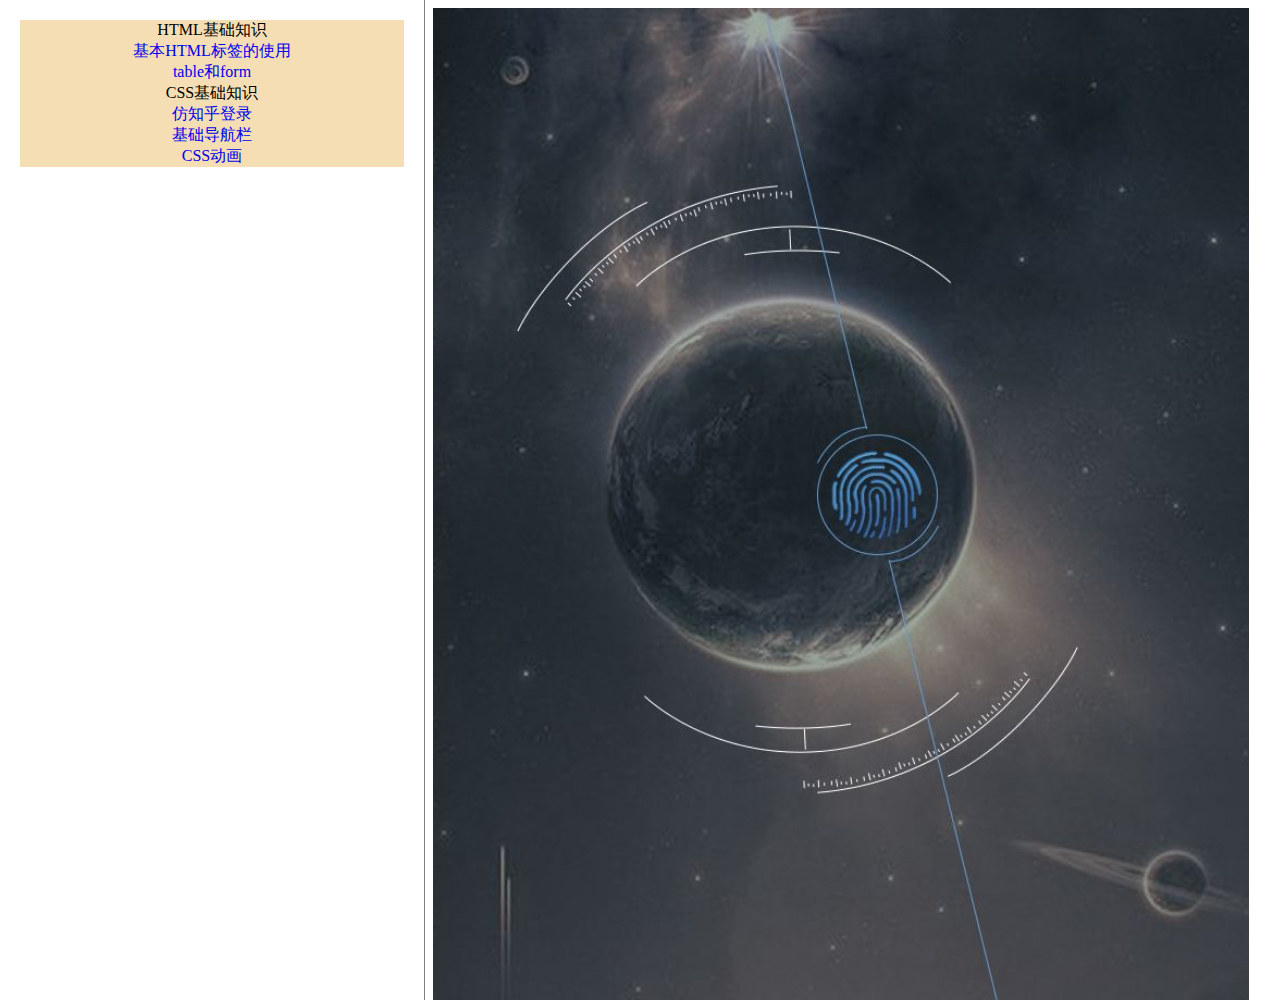
<file: index.html>
<!DOCTYPE html>
<html lang="en">

<head>
    <meta charset="UTF-8">
    <meta name="viewport" content="width=device-width, initial-scale=1.0">
    <meta http-equiv="X-UA-Compatible" content="ie=edge">
    <link rel="stylesheet" type="text/css" href="./css/list.css">
    <title>作业列表</title>
</head>

<body>

    <dl id="list">
        <dt>HTML基础知识</dt>
        <dd>
            <a href="./html/index.html" target="listName">基本HTML标签的使用</a>
        </dd>
        <dd>
            <a href="./html/task3.html" target="listName">table和form</a>
        </dd>
        <dt>CSS基础知识</dt>
        <dd>
            <a href="./login/index.html" target="listName">仿知乎登录</a>
        </dd>
        <dd>
            <a href="./nav/index.html" target="listName">基础导航栏</a>
        </dd>
        <dd>
            <a href="./animation/index.html" target="listName">CSS动画</a>
        </dd>
    </dl>

    <div id="content">
        <iframe src="./bg.html" width="100%" height="100%" frameborder="0" name="listName"></iframe>
    </div>
</body>

</html>
</file>
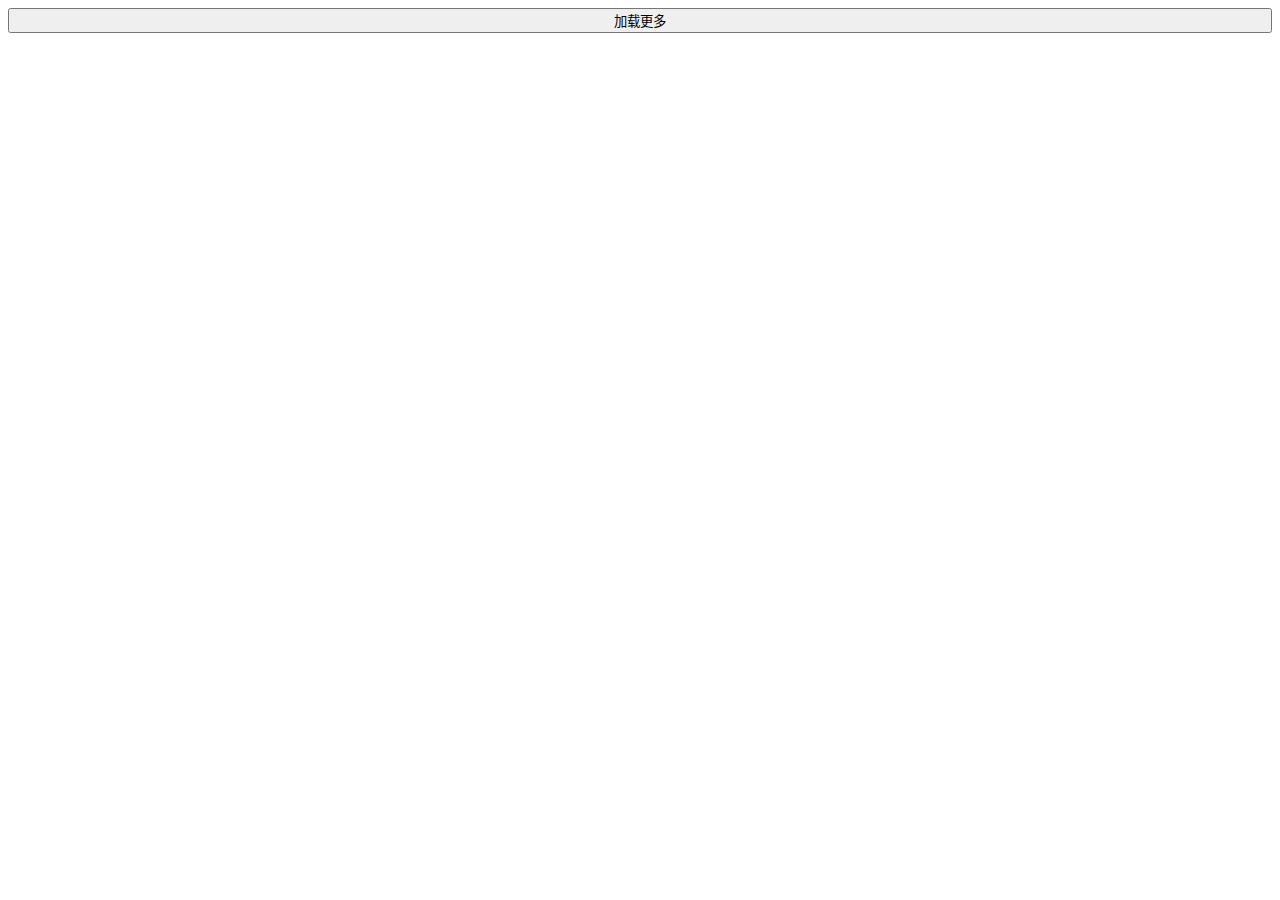
<file: ajax/index.html>
<!DOCTYPE html>
<html lang="zh-CN">

<head>
    <meta charset="UTF-8">
    <meta name="viewport" content="width=device-width, initial-scale=1.0">
    <meta http-equiv="X-UA-Compatible" content="ie=edge">
    <title>ajax</title>

    <style>
        #content {
            display: flex;
            justify-content: flex-start;
            align-items: center;
            flex-wrap: wrap;
        }
        
        button {
            width: 100%;
        }
        
        .cats {
            margin: 20px;
            display: flex;
            justify-content: center;
            flex-direction: column;
            box-shadow: 0 8px 30px -5px grey;
        }
        
        img {
            width: 300px;
            height: 300px;
        }
        
        p {
            text-align: center;
        }
    </style>
</head>

<body>
    <div id="content"></div>
    <button type="button" class="btn">加载更多</button>

    <script src="https://code.jquery.com/jquery-3.1.0.js"></script>

    <script>
        let URL = 'https://octocats.now.sh/api/octocats';
        let $content = document.querySelector("#content");
        let $button = document.querySelector(".btn");
        let page = 1;

        function laodURL(url) {
            $.getJSON(url, function(res) {
                console.log(res.data);
                let datas = res.data;
                let html = "";
                for (var i = 0; i < datas.length; i++) {
                    var element = datas[i];
                    html += `<div class="cats"><img src="${element.image}" "><p>${element.name}</p></div>`
                }
                $content.innerHTML += html;
            })

        }
        laodURL(URL);
        $button.addEventListener("click", function(e) {
            page += 1;
            let newURL = `${URL}?page=${page}`;
            laodURL(newURL);
        })
    </script>
</body>

</html>
</file>
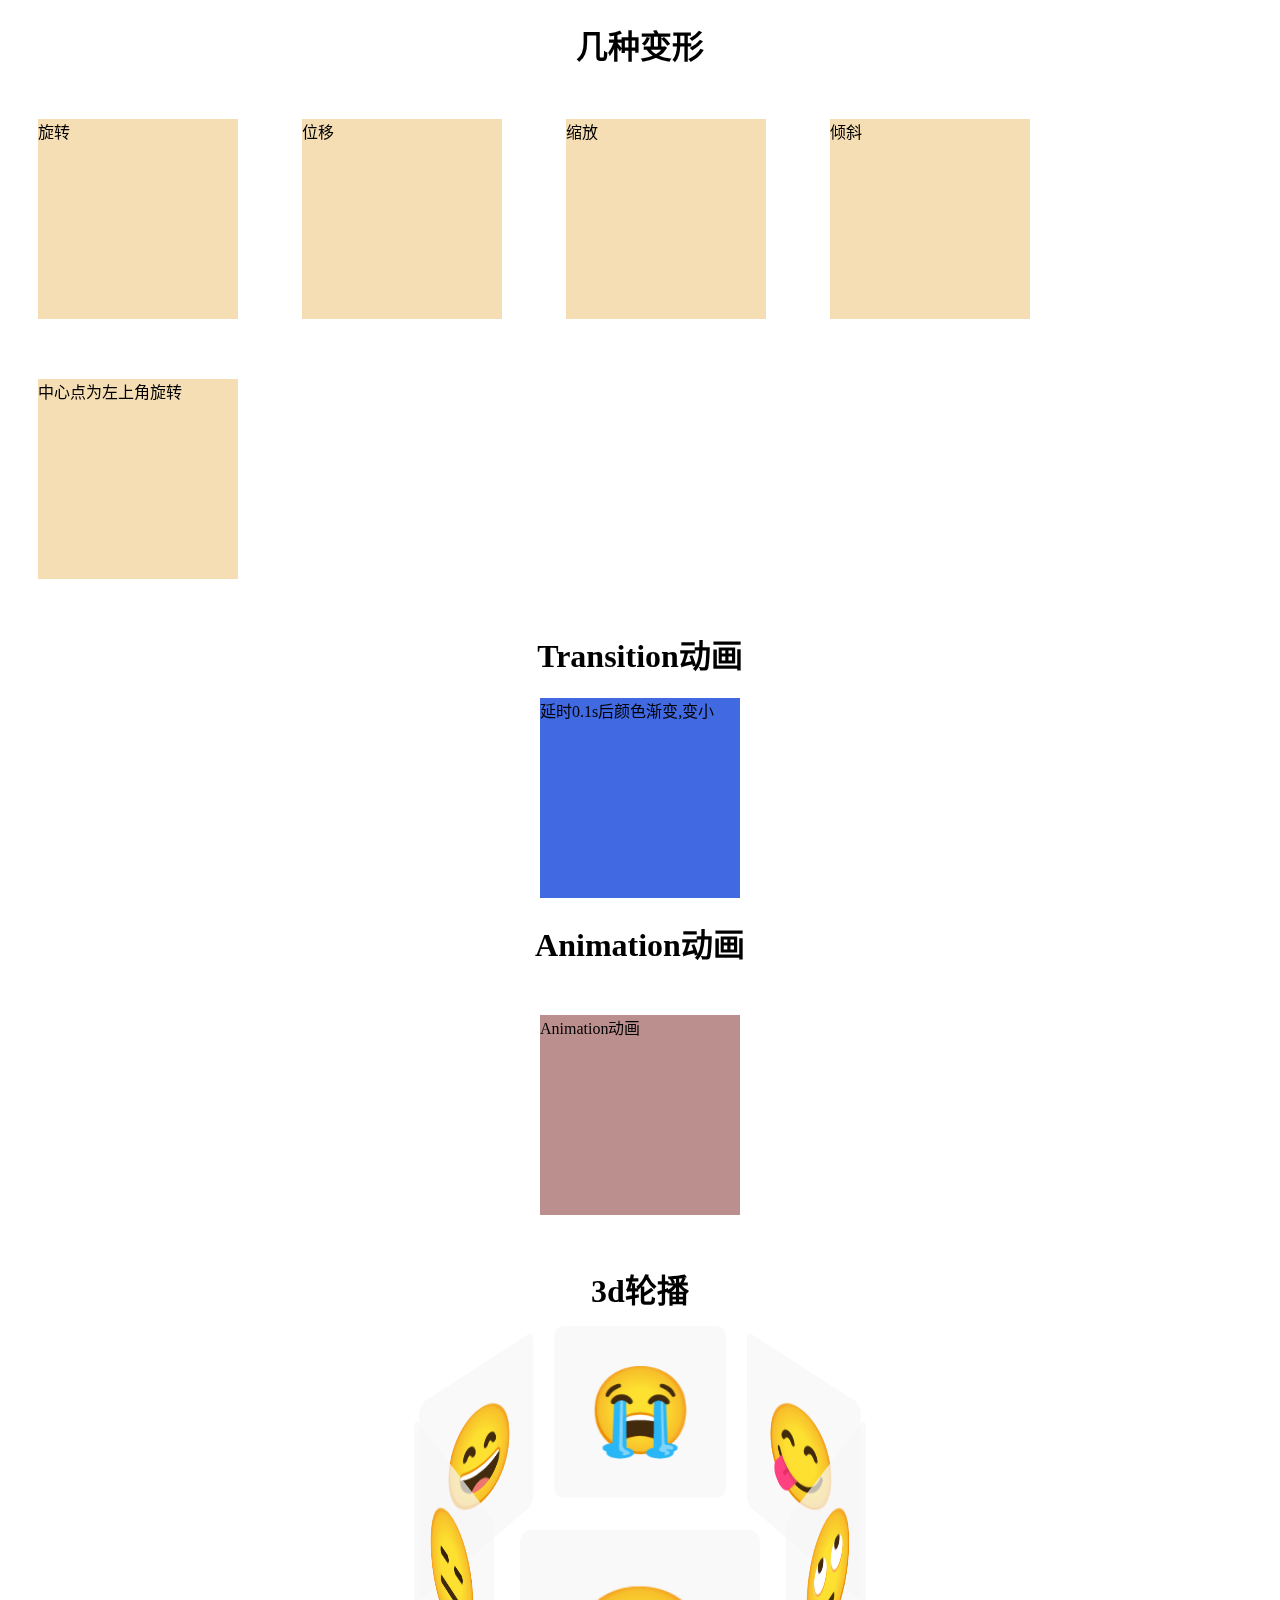
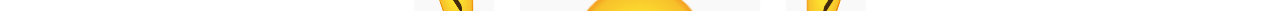
<file: animation/index.html>
<!DOCTYPE html>
<html lang="zh-CN">

<head>
    <meta charset="UTF-8">
    <meta name="viewport" content="width=device-width, initial-scale=1.0">
    <meta http-equiv="X-UA-Compatible" content="ie=edge">
    <link rel="stylesheet" href="styles/style.css">
    <title>animation</title>
</head>

<body>

    <main>
        <!--基本变形动画-->
        <h1 class="title">几种变形</h1>
        <div id="first">
            <div id="rotate" class="normal">
                旋转
            </div>
            <div id="translate" class="normal">
                位移
            </div>
            <div id="scale" class="normal">
                缩放
            </div>
            <div id="skew" class="normal">
                倾斜
            </div>
            <div id="origin" class="normal">
                中心点为左上角旋转
            </div>
        </div>
        <!--transition相关组动画-->
        <h1 class="title">Transition动画</h1>
        <div id="transition">
            延时0.1s后颜色渐变,变小
        </div>
        <!--animation相关动画-->
        <h1 class="title">Animation动画</h1>
        <div id="animation">
            <div>
                Animation动画
            </div>
        </div>

        <h1 class="title">3d轮播</h1>
        <div id="banner">
            <div>🙃</div>
            <div>🙄</div>
            <div>😋</div>
            <div>😭</div>
            <div>😄</div>
            <div>😑</div>
        </div>

    </main>


</body>

</html>
</file>
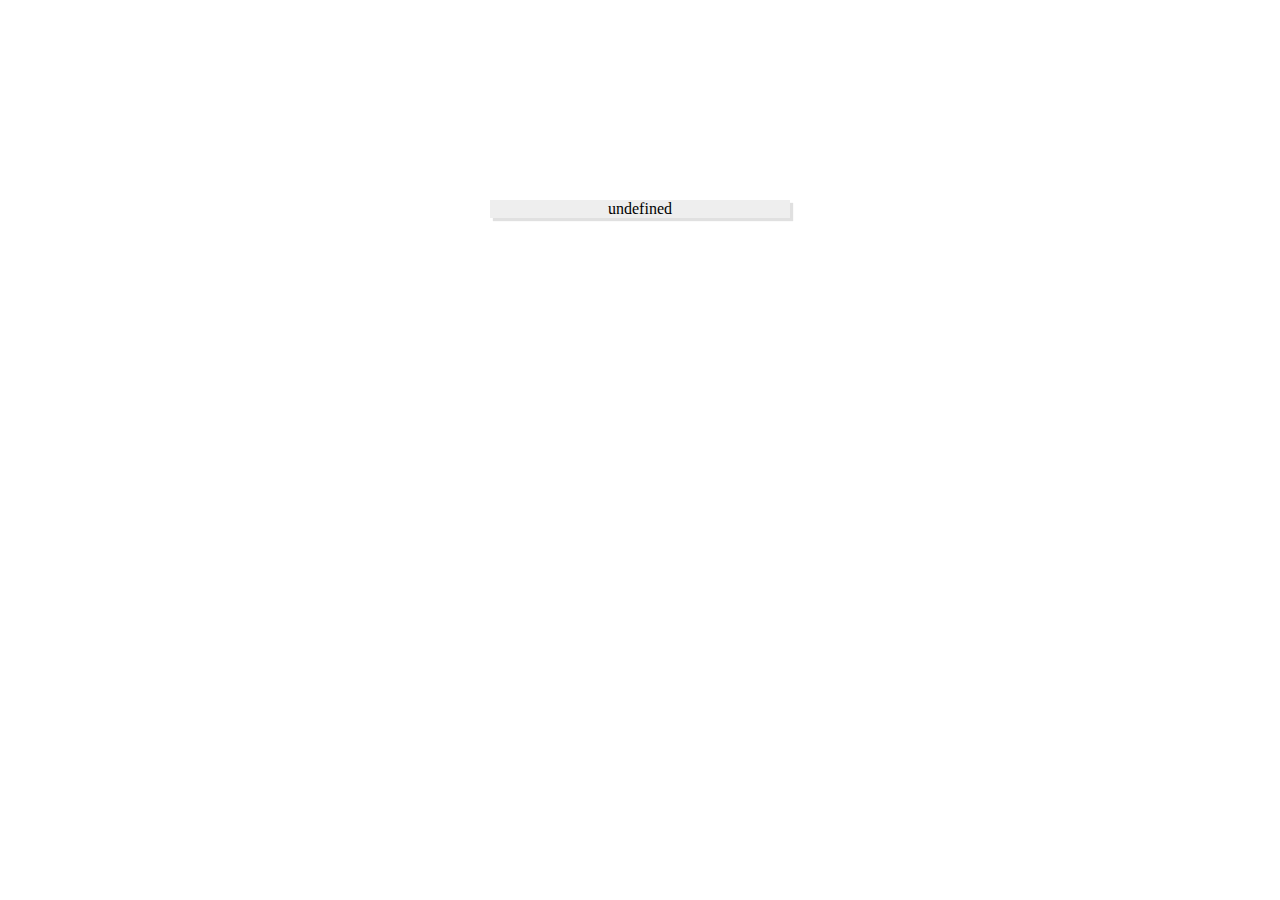
<file: await/index.html>
<!DOCTYPE html>
<html lang="zh-CN">

<head>
    <meta charset="UTF-8">
    <meta name="viewport" content="width=device-width, initial-scale=1.0">
    <meta http-equiv="X-UA-Compatible" content="ie=edge">
    <link rel="stylesheet" href="css/main.css">
    <title>await</title>
</head>

<body>
    <div class="github"></div>
    <script src="./scripts/await.js"></script>
</body>

</html>
</file>
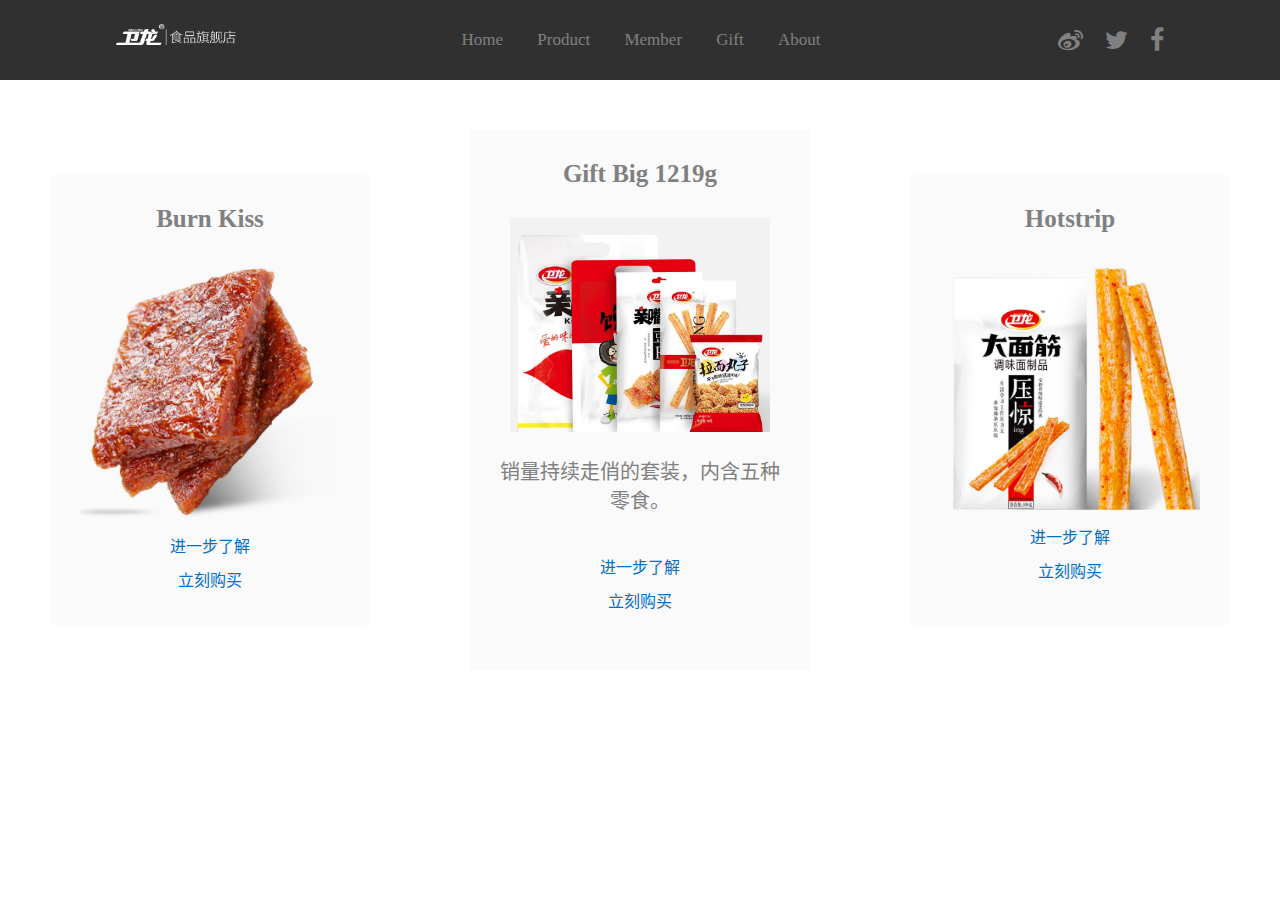
<file: felx/index.html>
<!DOCTYPE html>
<html lang="zh-CN">

<head>
    <meta charset="UTF-8">
    <meta name="viewport" content="width=device-width, initial-scale=1.0">
    <meta http-equiv="X-UA-Compatible" content="ie=edge">
    <link rel="stylesheet" href="styles/style.css">
    <link rel="stylesheet" href="./styles/font-awesome.min.css">
    <title>Flex</title>
</head>

<body>

    <!--nav-->
    <div class="nav">
        <!--logo-->
        <div class="logo">
            <img src="./images/weilong.png" alt="logo">
        </div>
        <!--list-bar-->
        <div class="bar">
            <span class="fa fa-bars"></span>
        </div>
        <!--list-->
        <div class="list">
            <ul>
                <li><a href="#">Home</a></li>
                <li><a href="#">Product</a></li>
                <li><a href="#">Member</a></li>
                <li><a href="#">Gift</a></li>
                <li><a href="#">About</a></li>
            </ul>
        </div>
        <!--about-->
        <div class="about">
            <span class="fa fa-weibo "></span>
            <span class="fa fa-twitter "></span>
            <span class="fa fa-facebook "></span>
        </div>
    </div>
    <div class="clear">

    </div>

    <div class="content">
        <div class="product">
            <h1 class="title">Burn Kiss</h1>
            <a href="#"><img src="./images/burnkiss.jpg" alt="Burn Kiss"></a>
            <a href="#">进一步了解</a>
            <a href="#">立刻购买</a>
        </div>
        <div class="product">
            <h1 class="title">Gift Big 1219g</h1>
            <a href="#"><img src="./images/gift.jpg" alt="Gift Big 1219g"></a>
            <div>销量持续走俏的套装，内含五种零食。</div>

            <a href="#">进一步了解</a>
            <a href="#">立刻购买</a>
        </div>
        <div class="product">
            <h1 class="title">Hotstrip</h1>
            <a href="#"><img src="./images/hotstrip.jpg" alt="Hotstrip"></a>
            <a href="#">进一步了解</a>
            <a href="#">立刻购买</a>
        </div>

    </div>
</body>

</html>
</file>
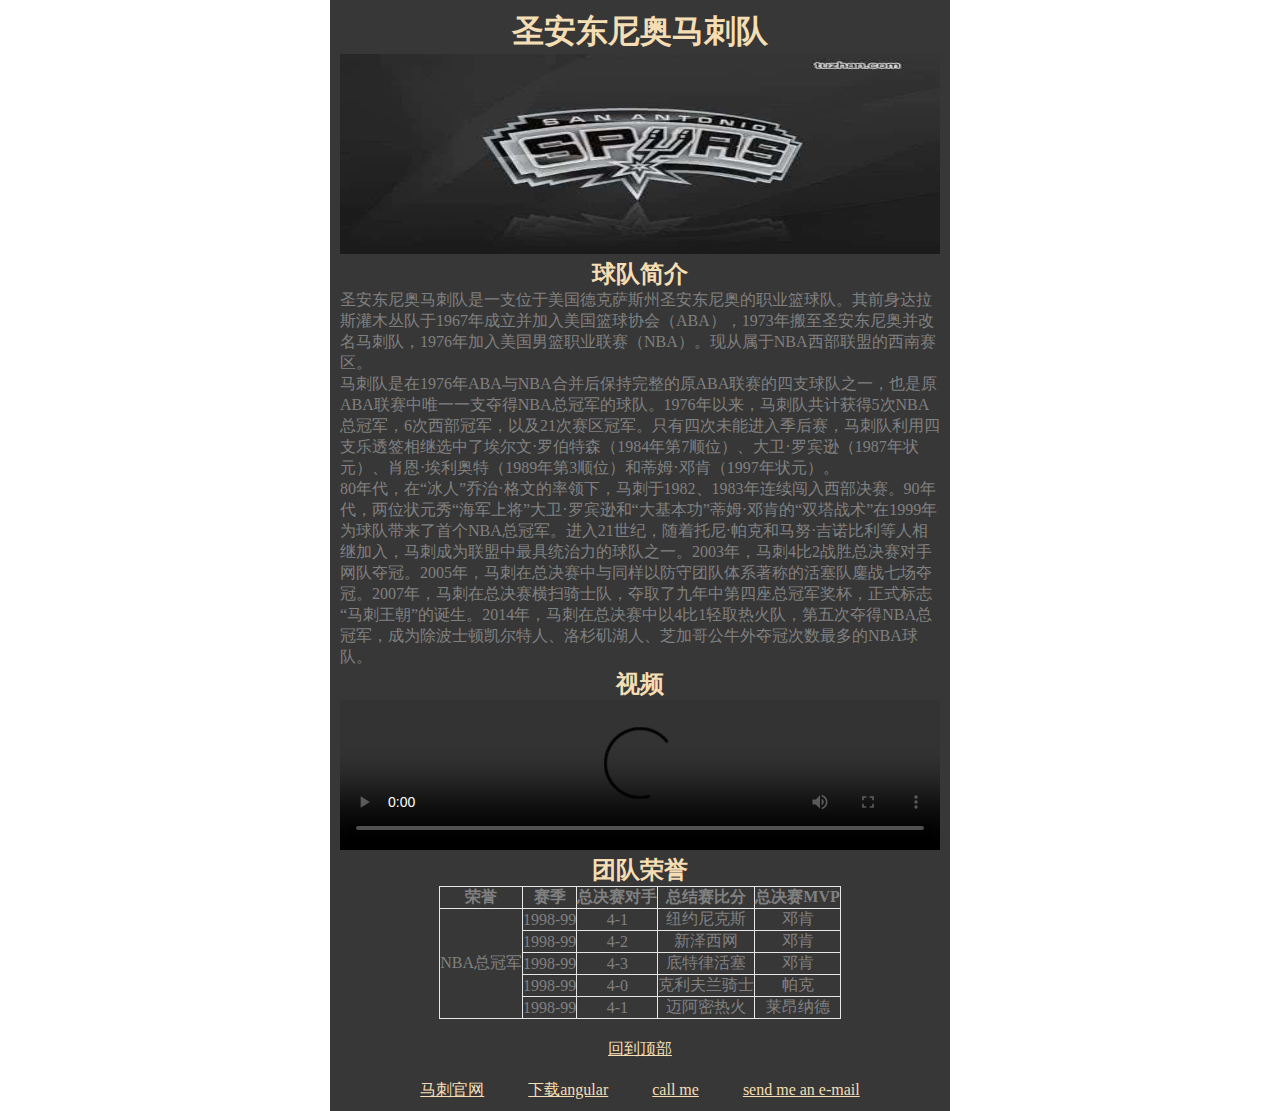
<file: html/index.html>
<!DOCTYPE html>
<html lang="en">

<head>
    <meta charset="UTF-8">
    <meta name="viewport" content="width=device-width, initial-scale=1.0">
    <meta http-equiv="X-UA-Compatible" content="ie=edge">
    <meta name="keywords" content="马刺 , NBA">
    <meta name="description" content="关于马刺的一个网站">
    <link rel="stylesheet" type="text/css" href="../css/test.css">
    <link rel="shortcut icon" href="http://www.easyicon.net/api/resizeApi.php?id=510010&size=16">
    <title>马刺</title>
</head>

<body>
    <div id="container">
        <h1 class="title_center">圣安东尼奥马刺队</h1>
        <img id="logo" src="../images/logo.jpg" alt="马刺">
        <h2 class="title_center">球队简介</h2>
        <ul>
            <li>圣安东尼奥马刺队是一支位于美国德克萨斯州圣安东尼奥的职业篮球队。其前身达拉斯灌木丛队于1967年成立并加入美国篮球协会（ABA），1973年搬至圣安东尼奥并改名马刺队，1976年加入美国男篮职业联赛（NBA）。现从属于NBA西部联盟的西南赛区。</li>
            <li>马刺队是在1976年ABA与NBA合并后保持完整的原ABA联赛的四支球队之一，也是原ABA联赛中唯一一支夺得NBA总冠军的球队。1976年以来，马刺队共计获得5次NBA总冠军，6次西部冠军，以及21次赛区冠军。只有四次未能进入季后赛，马刺队利用四支乐透签相继选中了埃尔文·罗伯特森（1984年第7顺位）、大卫·罗宾逊（1987年状元）、肖恩·埃利奥特（1989年第3顺位）和蒂姆·邓肯（1997年状元）。</li>
            <li>80年代，在“冰人”乔治·格文的率领下，马刺于1982、1983年连续闯入西部决赛。90年代，两位状元秀“海军上将”大卫·罗宾逊和“大基本功”蒂姆·邓肯的“双塔战术”在1999年为球队带来了首个NBA总冠军。进入21世纪，随着托尼·帕克和马努·吉诺比利等人相继加入，马刺成为联盟中最具统治力的球队之一。2003年，马刺4比2战胜总决赛对手网队夺冠。2005年，马刺在总决赛中与同样以防守团队体系著称的活塞队鏖战七场夺冠。2007年，马刺在总决赛横扫骑士队，夺取了九年中第四座总冠军奖杯，正式标志“马刺王朝”的诞生。2014年，马刺在总决赛中以4比1轻取热火队，第五次夺得NBA总冠军，成为除波士顿凯尔特人、洛杉矶湖人、芝加哥公牛外夺冠次数最多的NBA球队。
            </li>
        </ul>
        <h2 class="title_center">视频</h2>
        <video width="100%" height="100%" src="http://110.188.3.22/sports.tc.qq.com/AHPctCTrVBjNdRLppDOS-FT08t4JyMvRx64WHJFlXj6s/e00233yog1v.mp4?vkey=B1358E6A9C32B33452021A69EE933F853BF7F6FC4531F19C4C204F477ED7C3B0350F2C3FF7B08897AD877B70FF9F07B4CEDBCFF462932CD5FEB5C4913464CFCF9E62ADC4140DBE72A6437EE34B476F6C3F45EBE37812F5A0&br=121&platform=2&fmt=auto&level=0&sdtfrom=v1010&guid=b760cd0a8280a845b256e2dafa6e702a"
            controls>
            <p>您的浏览器不支持HTML5视频</p>
        </video>
        <h2 class="title_center">团队荣誉</h2>
        <table>
            <tr>
                <th>荣誉</th>
                <th>赛季</th>
                <th>总决赛对手</th>
                <th>总结赛比分</th>
                <th>总决赛MVP</th>
            </tr>

            <tr>
                <td rowspan="6">NBA总冠军</td>
            </tr>
            <tr>
                <td>1998-99</td>
                <td>4-1</td>
                <td>纽约尼克斯</td>
                <td>邓肯</td>
            </tr>
            <tr>
                <td>1998-99</td>
                <td>4-2</td>
                <td>新泽西网</td>
                <td>邓肯</td>
            </tr>
            <tr>
                <td>1998-99</td>
                <td>4-3</td>
                <td>底特律活塞</td>
                <td>邓肯</td>
            </tr>
            <tr>
                <td>1998-99</td>
                <td>4-0</td>
                <td>克利夫兰骑士</td>
                <td>帕克</td>
            </tr>
            <tr>
                <td>1998-99</td>
                <td>4-1</td>
                <td>迈阿密热火</td>
                <td>莱昂纳德</td>
            </tr>
        </table>

        <footer>
            <a id="back_top" href="# ">回到顶部</a>
            <a href="http://china.nba.com/spurs/" target="_block" title="马刺中文站">马刺官网</a>
            <a href="https://angular.io/resources/images/logos/angular/angular.svg" download="">下载angular</a>
            <a href="tel:+13333666111">call me</a>
            <a href="mailto:hanchenhao@vip.qq.com">send me an e-mail </a>
        </footer>


    </div>
</body>

</html>
</file>
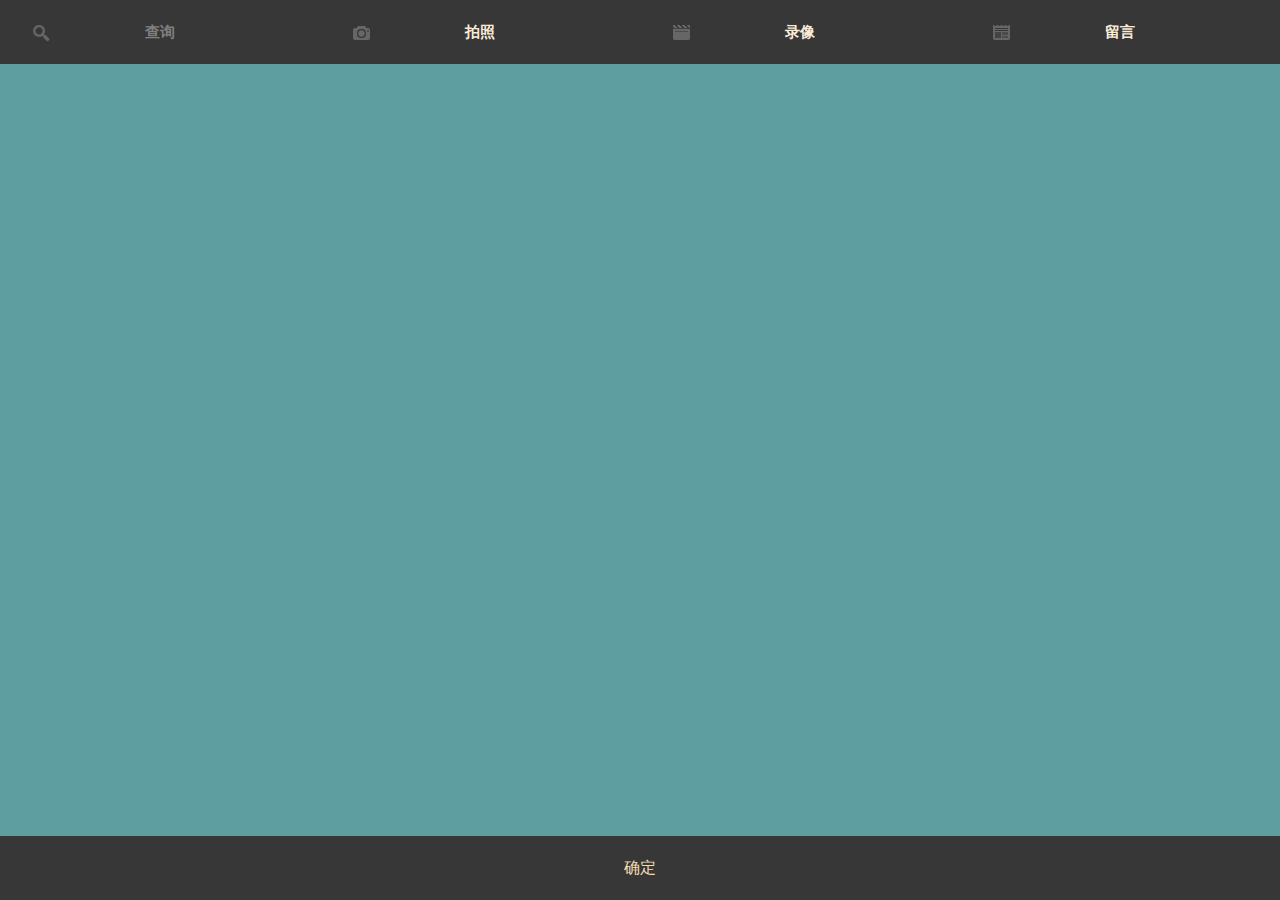
<file: nav/index.html>
<!DOCTYPE html>
<html lang="zh">

<head>
    <meta charset="UTF-8">
    <meta name="viewport" content="width=device-width, initial-scale=1.0">
    <meta http-equiv="X-UA-Compatible" content="ie=edge">
    <link rel="stylesheet" type="text/css" href="./nav.css">
    <title>导航栏</title>
</head>

<body>
    <ul>
        <li><a href="#">查询</a></li>
        <li><a href="#">拍照</a></li>
        <li><a href="#">录像</a></li>
        <li><a href="#">留言</a></li>
    </ul>

    <div id="enter"> 确定</div>

</body>

</html>
</file>
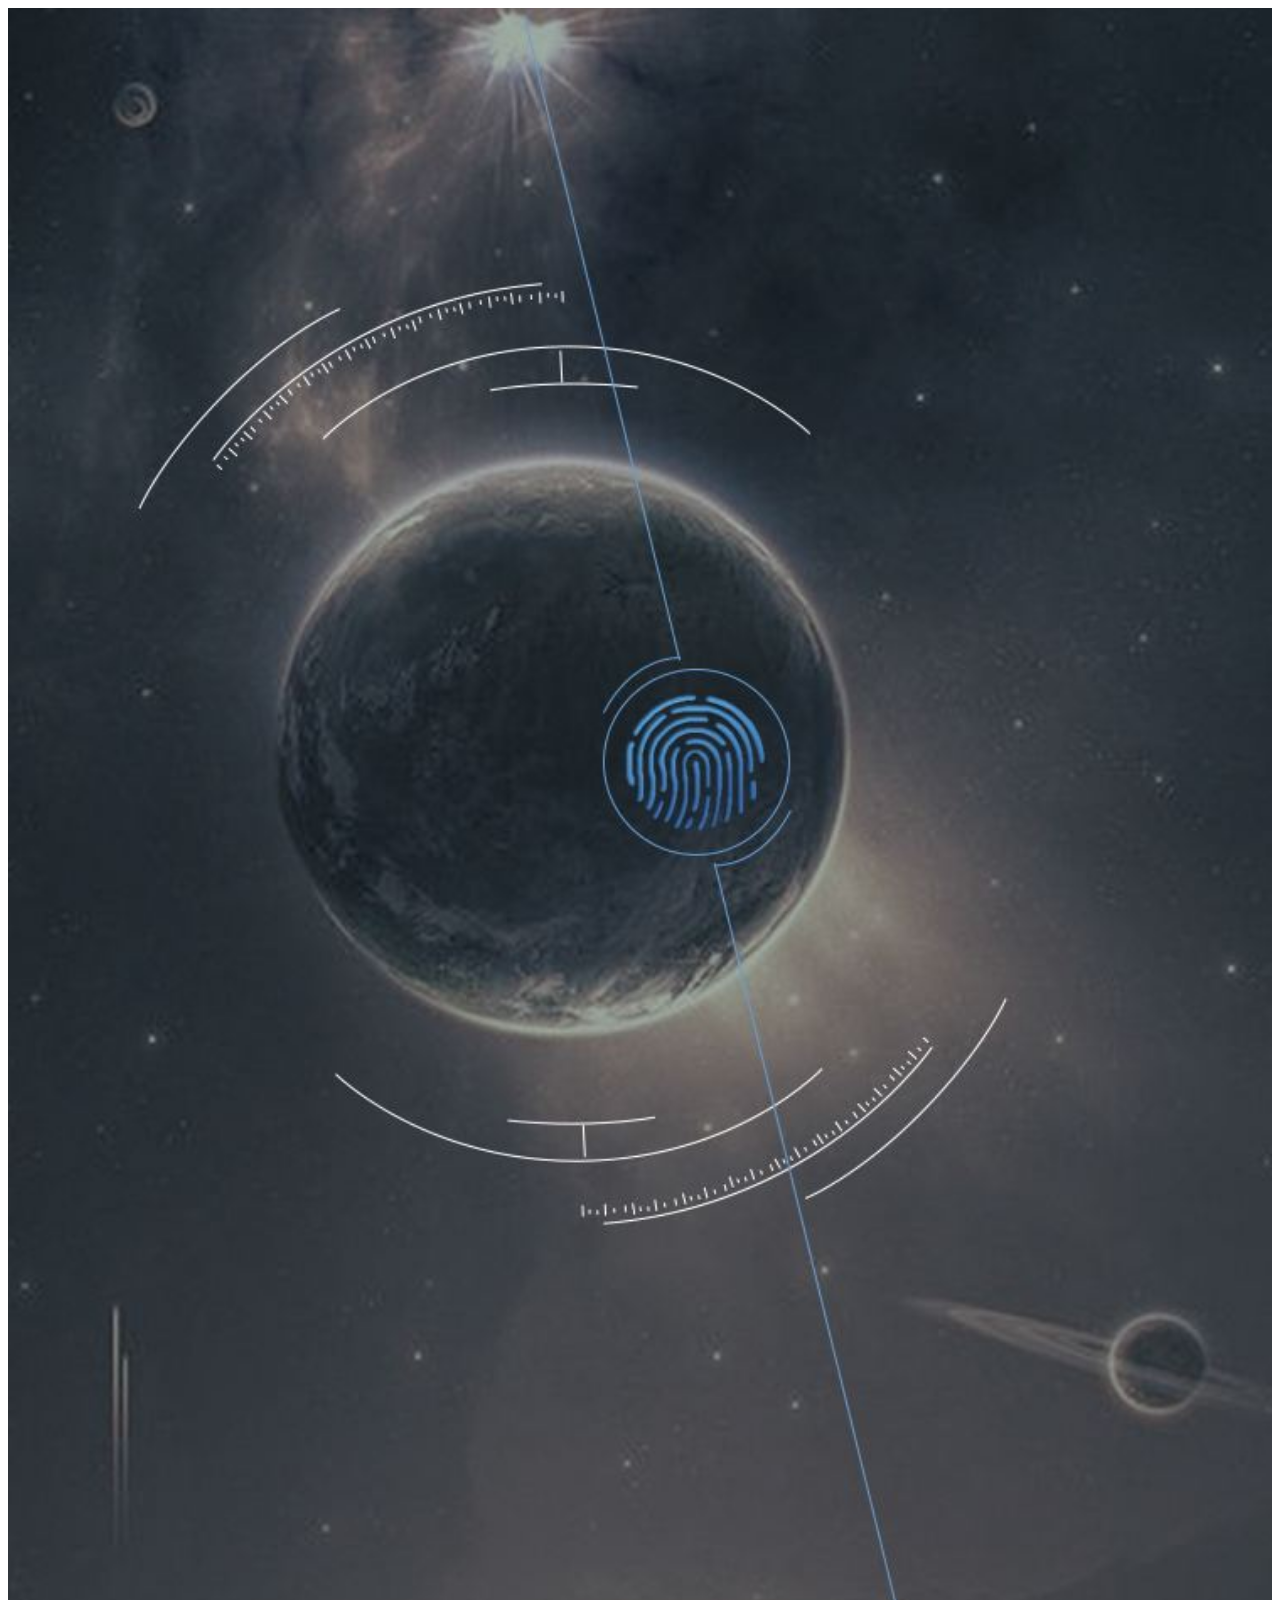
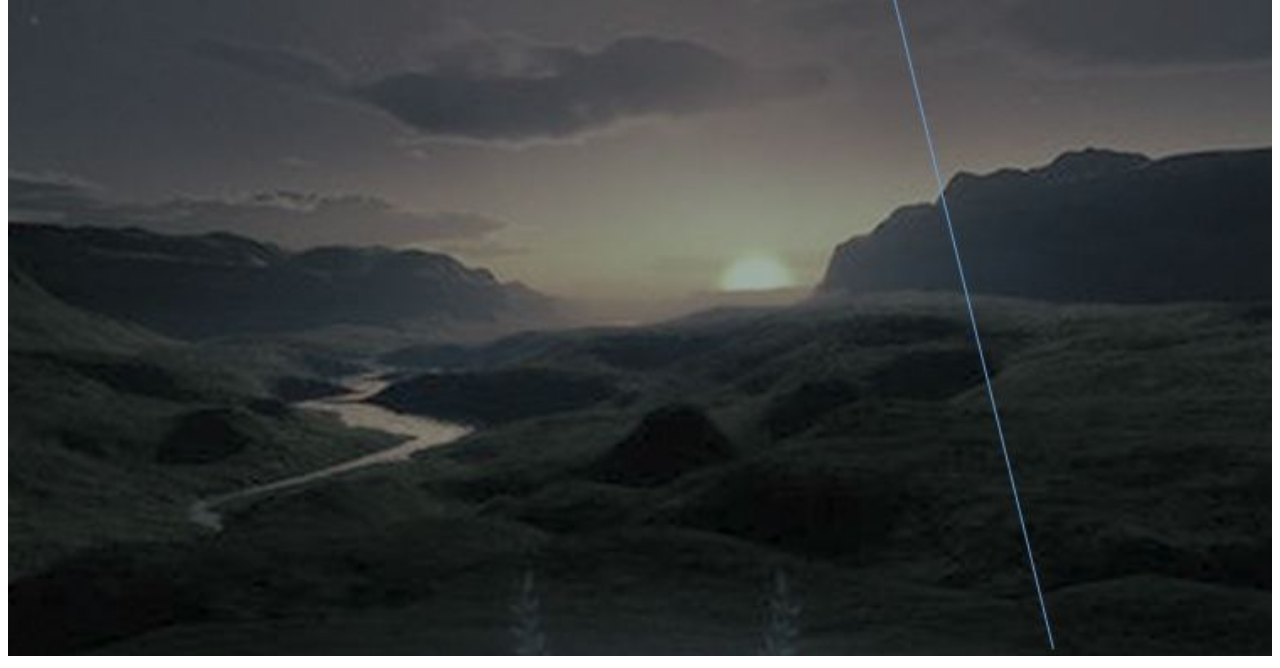
<file: bg.html>
<!DOCTYPE html>
<html lang="en">

<head>
    <meta charset="UTF-8">
    <meta name="viewport" content="width=device-width, initial-scale=1.0">
    <meta http-equiv="X-UA-Compatible" content="ie=edge">
    <title>背景</title>
    <style>

    </style>
</head>

<body>
    <img src="./images/bg.jpg" alt="背景" width="100%" height="100%">
</body>

</html>
</file>
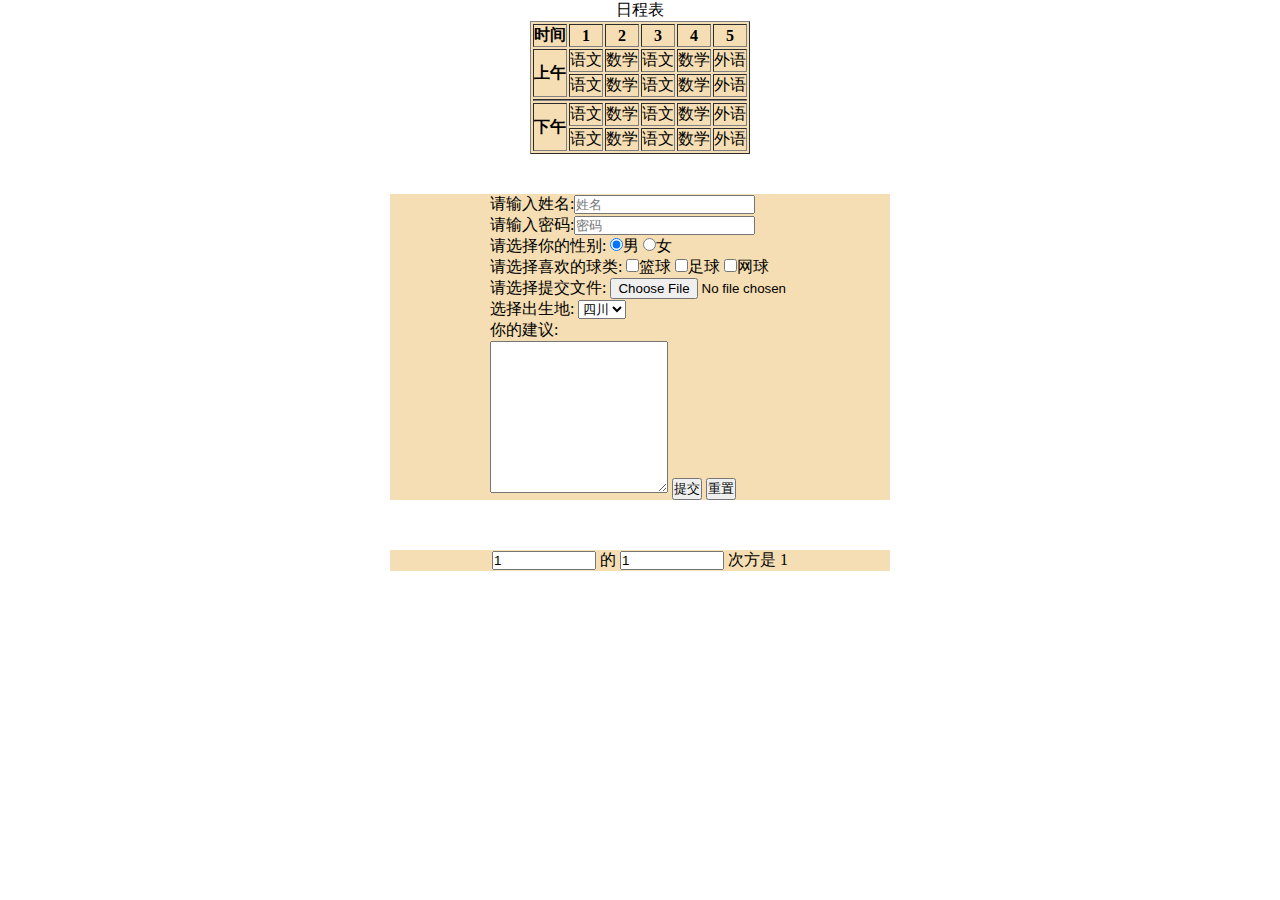
<file: html/task3.html>
<!DOCTYPE html>
<html lang="en">

<head>
    <meta charset="UTF-8">
    <meta name="viewport" content="width=device-width, initial-scale=1.0">
    <meta http-equiv="X-UA-Compatible" content="ie=edge">
    <title>table and input</title>
    <style>
        * {
            margin: 0;
            padding: 0;
        }
        
        #form {
            background-color: wheat;
            margin: 0 auto;
            padding-left: 100px;
            text-align: left;
            width: 400px;
        }
        
        #table {
            background-color: wheat;
            margin: 0 auto;
            text-align: center;
        }
        
        label {
            display: block;
        }
        
        #output {
            background-color: wheat;
            margin: 50px auto;
            width: 500px;
            text-align: center
        }
        
        .number {
            width: 100px;
        }
    </style>
</head>

<body>
    <div>
        <table border="1" id="table">
            <caption>日程表</caption>
            <tr>
                <th>时间</th>
                <th>1</th>
                <th>2</th>
                <th>3</th>
                <th>4</th>
                <th>5</th>
            </tr>
            <tr>
                <th rowspan="2">上午</th>
                <td>语文</td>
                <td>数学</td>
                <td>语文</td>
                <td>数学</td>
                <td>外语</td>
            </tr>
            <tr>
                <td>语文</td>
                <td>数学</td>
                <td>语文</td>
                <td>数学</td>
                <td>外语</td>
            </tr>

            <tr>
                <td colspan="6"></td>
            </tr>
            <tr>
                <th rowspan="2">下午</th>
                <td>语文</td>
                <td>数学</td>
                <td>语文</td>
                <td>数学</td>
                <td>外语</td>
            </tr>
            <tr>
                <td>语文</td>
                <td>数学</td>
                <td>语文</td>
                <td>数学</td>
                <td>外语</td>
            </tr>
        </table>
    </div>

    <div style="margin-top:40px" id="form" style="padding-left:0px">
        <form action="#" method="get">
            <label>请输入姓名:<input type="text" name="username" placeholder="姓名" maxlength="1"></label>
            <label>请输入密码:<input type="password" name="password" placeholder="密码" minlength="6"></label>
            <span>请选择你的性别:
                <input type="radio" name="sex" value="man" checked>男
                <input type="radio" name="sex" value="woman">女
            </span><br>
            <span> 请选择喜欢的球类:      
             <input type="checkbox" name="hubby" value="0">篮球
            <input type="checkbox" name="hubby" value="0">足球
            <input type="checkbox" name="hubby" value="0">网球
            </span><br>
            <label>请选择提交文件:
                  <input type="file" name="file" accept="text/plain">
            </label>
            <span>选择出生地:</span>
            <select name="adrress">
                <option value="028" selected>四川</option>
                <option value="010">北京</option>
            </select><br>
            <p>你的建议:</p>
            <textarea rows="10" cols="20" name="suggest"></textarea>
            <button type="input">提交</button>
            <button type="reset">重置</button>
        </form>
    </div>

    <div id="output">
        <form action="#" oninput="number.value=Math.pow(first.value,last.value)">

            <input type="number" name="first" value="1" class="number"> 的 <input type="number" name="last" value="1" class="number"> 次方是 <output name="number">1</output>

        </form>
    </div>
</body>

</html>
</file>
<file: css/list.css>
* {
    margin: 0;
    padding: 0;
    list-style: none;
    text-decoration: none;
}

#list {
    float: left;
    width: 30%;
    height: 100%;
    margin: 20px;
    background-color: wheat;
    text-align: center;
}

#content {
    float: left;
    width: 65%;
    height: 1000px;
    border-left: 1px solid gray;
}
</file>
<file: animation/styles/style.css>
html,
body {
    height: 100%;
}

main {
    perspective: 1200px;
}

.title {
    text-align: center;
}

.normal {
    display: inline-block;
    margin: 30px;
    width: 200px;
    height: 200px;
    background-color: wheat;
}

#rotate:hover {
    transition: .6s;
    transform: rotate(30deg);
}

#translate:hover {
    transition: .6s;
    transform: translate(30px, -20px);
}

#scale:hover {
    transition: .6s;
    transform: scale(1.5, 0.5);
}

#skew:hover {
    transition: .6s;
    transform: skew(10deg, 20deg);
}

#origin:hover {
    transition: .6s;
    transform-origin: left top;
    transform: rotate(20deg);
}

#transition {
    margin: 0 auto;
    width: 200px;
    height: 200px;
    background-color: royalblue;
    transition: background-color 1s linear .1s, width 1s ease-in, height 1s ease-in-out;
}

#transition:hover {
    background-color: rebeccapurple;
    width: 100px;
    height: 100px;
}

#animation {
    margin: 50px auto;
    width: 200px;
    height: 200px;
    position: relative;
}

#animation div {
    width: inherit;
    height: inherit;
    background-color: rosybrown;
    position: absolute;
    /*动画名称*/
    animation-name: move;
    /*动画持续时间*/
    animation-duration: 3s;
    /*重复次数*/
    animation-iteration-count: infinite;
}

@keyframes move {
    0% {
        left: 0px;
        transform: rotate(0deg);
    }
    100% {
        left: 200px;
        transform: rotate(45deg);
    }
}

#banner {
    margin-top: 100px;
    margin-right: auto;
    margin-left: auto;
    margin-bottom: 200px;
    width: 200px;
    height: 200px;
    position: relative;
    /*子元素全都保持3d*/
    transform-style: preserve-3d;
    /*属性用于指定观察者与 z=0 平面的距离，使具有 3D 变换的元素产生透视效果。*/
    transform-origin: center center;
    animation: roll 40s linear infinite;
}

#banner:hover {
    animation-play-state: paused;
}

#banner div {
    background-color: rgba(247, 247, 247, .7);
    width: inherit;
    height: inherit;
    position: absolute;
    font-size: 100px;
    text-align: center;
    line-height: 200px;
    border-radius: 10px;
    top: 0;
    left: 0;
}

@keyframes roll {
    from {
        transform: rotateY(0 translateZ(200px));
    }
    to {
        transform: rotateY(360deg) translateZ(200px);
    }
}

#banner div:nth-child(1) {
    transform: rotateY(0deg) translateZ(200px);
}

#banner div:nth-child(2) {
    transform: rotateY(60deg) translateZ(200px);
}

#banner div:nth-child(3) {
    transform: rotateY(120deg) translateZ(200px);
}

#banner div:nth-child(4) {
    transform: rotateY(180deg) translateZ(200px);
}

#banner div:nth-child(5) {
    transform: rotateY(240deg) translateZ(200px);
}

#banner div:nth-child(6) {
    transform: rotateY(300deg) translateZ(200px);
}
</file>
<file: await/css/main.css>
.github {
  margin: 200px auto;
  width: 300px;
  background-color: #eee;
  text-align: center;
  display: flex;
  flex-direction: column;
  justify-content: center;
  align-items: center;
  box-shadow: 3px 3px 1px #e0e0e0; }
  .github img {
    display: block;
    margin-bottom: 20px;
    width: 100px;
    height: 100px;
    box-shadow: 2px 2px 2px 2px #e5e5e5; }

.repo {
  width: 100%;
  display: flex;
  justify-content: space-between; }
  .repo .repoName {
    padding-left: 20px;
    color: grey; }
  .repo .star {
    padding-right: 20px;
    color: gray; }
</file>
<file: felx/styles/style.css>
* {
    margin: 0;
    padding: 0;
}

body {
    min-width: 320px;
    height: 100hv;
    /*background-color: #eee;*/
}

ul {
    font-size: 17px;
    background-color: #303030;
}

a {
    text-decoration: none;
    color: grey;
}

ul,
li {
    list-style: none;
    text-decoration: none;
}

.nav {
    position: relative;
    line-height: 80px;
    background-color: #303030;
    display: flex;
    justify-content: space-around;
    flex-direction: row;
}

.logo {
    margin-left: 10px;
}

.logo img {
    width: 120px;
}

.list {
    display: flex;
}

.list>ul>li {
    margin: auto 15px;
    display: inline-block;
    color: #fff;
}

.list>ul>li>a {
    padding-bottom: 22px;
}

.list>ul>li>a:hover {
    border-bottom: 2px solid grey;
}

.about {
    display: flex;
    justify-content: space-around;
    align-items: center;
    font-size: 25px;
    color: grey;
}

.about>span {
    margin-left: 12px;
    padding-right: 10px;
}

.bar {
    display: none;
    position: absolute;
    top: 0;
    right: 10px;
    font-size: 25px;
    color: gray;
}

.content {
    width: 100%;
    display: flex;
    justify-content: center;
    align-items: center;
}

.content .title {
    font-size: 25px;
    text-align: center;
    color: gray;
}

.content .product {
    margin: 50px;
    padding: 30px;
    height: 390px;
    background-color: rgba(250, 250, 250, .9);
    border-radius: 5px;
    transition: .2s;
}

.content .product:hover {
    transform: translate3d(0, -2px, 0);
    box-shadow: 0 17px 40px 0 rgba(0, 0, 0, .19);
}

.content .product img {
    width: 260px;
    padding-top: 20px;
}

.content div:nth-child(2) {
    height: 480px;
    text-align: center;
    color: gray;
}

.content div:nth-child(2) div {
    padding-top: 20px;
    padding-bottom: 30px;
    font-size: 20px;
}

.content .product a {
    display: block;
    text-align: center;
    margin-top: 10px;
    color: #0070c9;
}

@media only screen and (max-width: 700px) {
    .nav {
        flex-direction: column;
        justify-content: space-between;
        overflow: hidden;
    }
    .list {
        display: none;
        flex-direction: column;
        z-index: 0;
    }
    .list ul li {
        display: block;
        text-align: center;
        flex-direction: column;
    }
    .about {
        display: none;
        text-align: center;
        padding-bottom: 20px;
    }
    .bar {
        display: inline-block;
    }
    .bar:hover~div {
        display: flex;
    }
    .content {
        flex-direction: column;
    }
    .content div:nth-child(2) {
        order: -1;
    }
}
</file>
<file: css/test.css>
* {
    margin: 0;
    padding: 0;
}

#container {
    width: 600px;
    margin: 0 auto;
    padding: 10px;
    background-color: #373737;
}

.title_center {
    text-align: center;
    color: wheat;
}

#logo {
    width: 600px;
    height: 200px;
}

#container ul {
    list-style: none;
}

li {
    color: gray;
}

footer {
    margin: 0 auto;
    text-align: center;
}

footer a {
    text-align: center;
    margin: 20px;
    color: wheat;
}

footer #back_top {
    display: block;
}

table {
    margin: 0 auto;
    border-collapse: collapse;
}

table td,
th {
    border: 1px solid #e6e6e6;
    text-align: center;
    color: grey;
}
</file>
<file: nav/nav.css>
* {
    margin: 0;
    padding: 0;
    border: 0;
}

body {
    background-color: cadetblue;
}

.clear {
    clear: both;
}

#enter {
    height: 64px;
    width: 100%;
    background-color: #373737;
    text-align: center;
    line-height: 64px;
    color: wheat;
    position: fixed;
    bottom: 0;
    left: 0;
}

ul {
    margin: 0 auto;
    list-style: none;
    width: 100%;
    display: block;
    height: 64px;
    line-height: 64px;
    text-align: center;
    position: fixed;
    top: 0;
    left: 0;
}

ul li {
    float: left;
    width: 25%;
    height: 100%;
    background-color: #373737;
    position: relative;
    overflow: hidden;
}

ul li a {
    display: inline-block;
    height: 100%;
    width: 100%;
    text-decoration: none;
    color: antiquewhite;
    font-size: 15px;
    font-weight: 900;
}

ul li:nth-child(1)::before {
    content: "";
    position: absolute;
    top: 22px;
    left: 10%;
    height: 20px;
    width: 20px;
    background: url("./images/nav_logo242.png") no-repeat 0px -130px;
}

ul li:nth-child(2)::before {
    content: "";
    position: absolute;
    top: 22px;
    left: 10%;
    height: 20px;
    width: 20px;
    background: url("./images/nav_logo242.png") no-repeat -40px -130px;
}

ul li:nth-child(4)::before {
    content: "";
    position: absolute;
    top: 22px;
    left: 10%;
    height: 20px;
    width: 20px;
    background: url("./images/nav_logo242.png") no-repeat -120px -130px;
}

ul li:nth-child(3)::before {
    content: "";
    position: absolute;
    top: 22px;
    left: 10%;
    height: 20px;
    width: 20px;
    background: url("[data-uri]") no-repeat -80px -130px;
}

ul li a:hover {
    color: gray;
}
</file>
